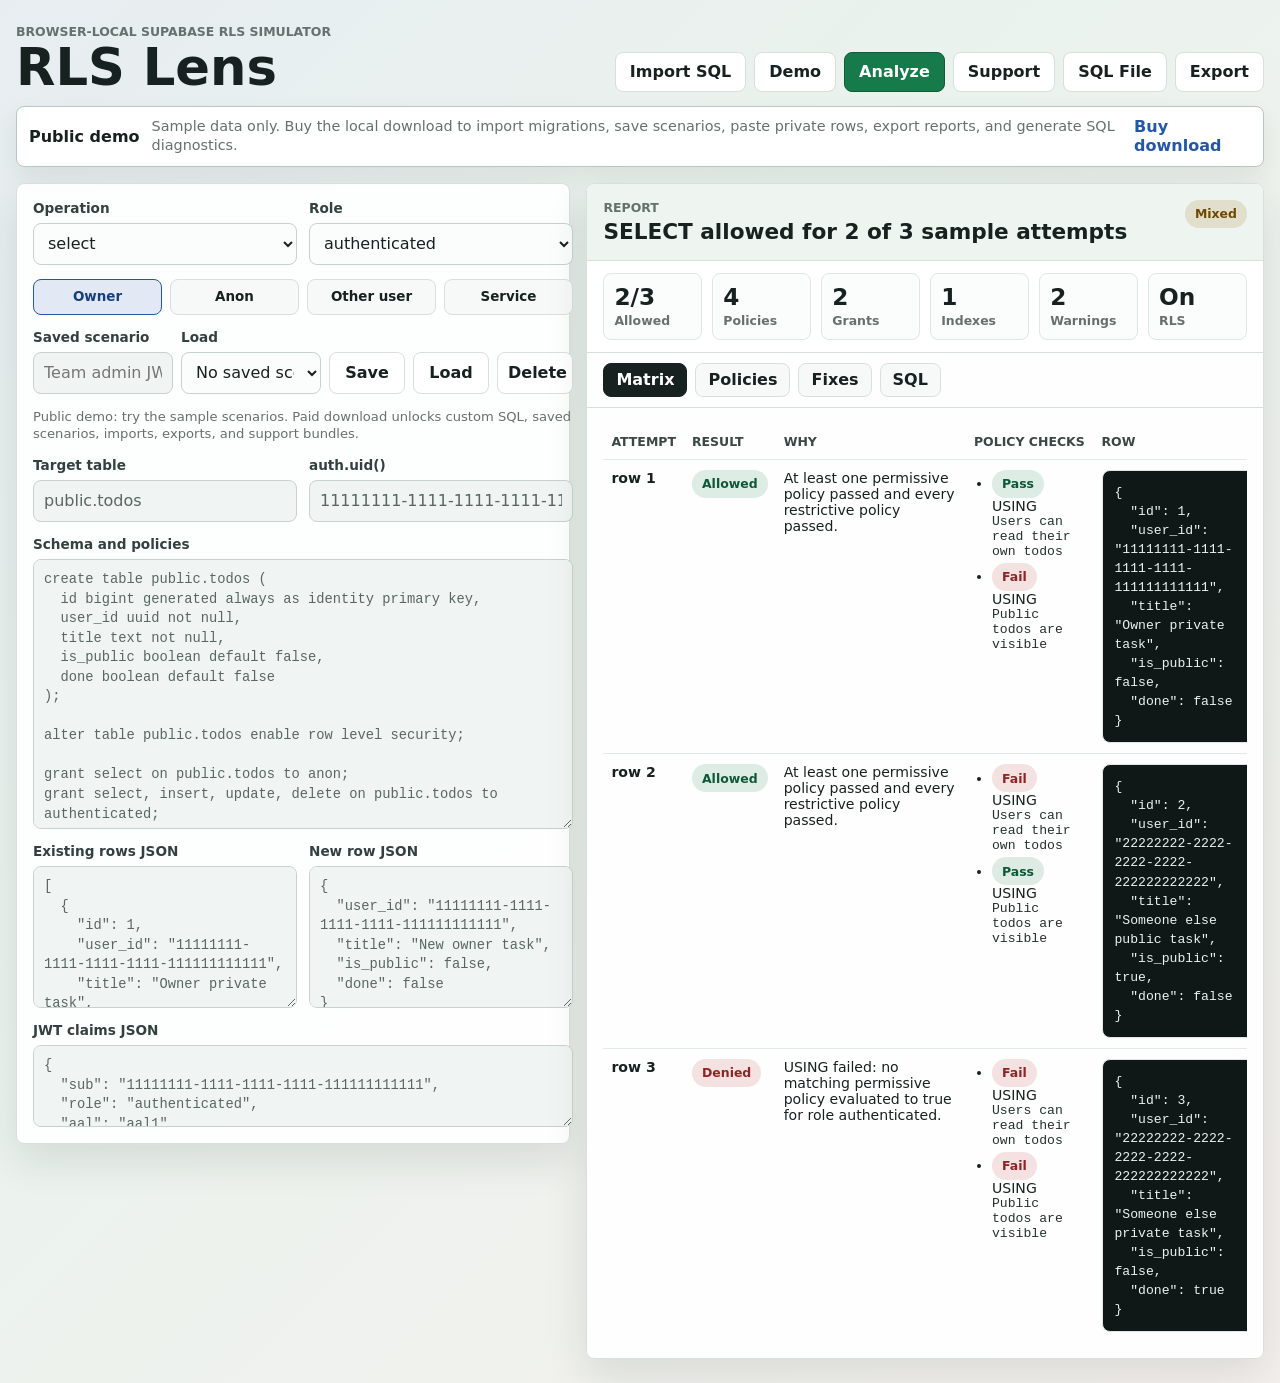
<file: index.html>
<!doctype html>
<html lang="en">
  <head>
    <meta charset="utf-8">
    <meta name="viewport" content="width=device-width, initial-scale=1">
    <title>RLS Lens</title>
    <link rel="stylesheet" href="./styles.css">
  </head>
  <body>
    <main class="app-shell">
      <header class="topbar">
        <div>
          <p class="eyebrow">Browser-local Supabase RLS simulator</p>
          <h1>RLS Lens</h1>
        </div>
        <div class="action-row">
          <button id="import-sql" class="button secondary" type="button">Import SQL</button>
          <input id="migration-files" type="file" accept=".sql,.txt" multiple hidden>
          <button id="load-demo" class="button secondary" type="button">Demo</button>
          <button id="analyze" class="button primary" type="button">Analyze</button>
          <button id="support-bundle" class="button secondary" type="button">Support</button>
          <button id="download-sql" class="button secondary" type="button">SQL File</button>
          <button id="export-report" class="button secondary" type="button">Export</button>
        </div>
      </header>

      <section class="workbench" aria-label="RLS debugger workbench">
        <form class="input-pane" id="rls-form">
          <div class="field-grid compact-grid">
            <label>
              <span>Operation</span>
              <select id="operation">
                <option value="select">select</option>
                <option value="insert">insert</option>
                <option value="update">update</option>
                <option value="delete">delete</option>
              </select>
            </label>
            <label>
              <span>Role</span>
              <select id="role">
                <option value="authenticated">authenticated</option>
                <option value="anon">anon</option>
                <option value="service_role">service_role</option>
              </select>
            </label>
          </div>

          <div class="preset-row" aria-label="Scenario presets">
            <button class="preset-button active" type="button" data-scenario="owner">Owner</button>
            <button class="preset-button" type="button" data-scenario="anon">Anon</button>
            <button class="preset-button" type="button" data-scenario="other-user">Other user</button>
            <button class="preset-button" type="button" data-scenario="service">Service</button>
          </div>

          <div class="saved-scenario-row" aria-label="Saved scenarios">
            <label class="scenario-name-field">
              <span>Saved scenario</span>
              <input id="scenario-name" autocomplete="off" spellcheck="false" placeholder="Team admin JWT">
            </label>
            <label>
              <span>Load</span>
              <select id="saved-scenarios">
                <option value="">No saved scenarios</option>
              </select>
            </label>
            <button id="save-scenario" class="button secondary" type="button">Save</button>
            <button id="load-scenario" class="button secondary" type="button">Load</button>
            <button id="delete-scenario" class="button secondary" type="button">Delete</button>
          </div>

          <div id="file-status" class="file-status" aria-live="polite"></div>

          <div class="field-grid compact-grid">
            <label>
              <span>Target table</span>
              <input id="target-table" autocomplete="off" spellcheck="false" placeholder="public.todos">
            </label>
            <label>
              <span>auth.uid()</span>
              <input id="uid" autocomplete="off" spellcheck="false" placeholder="00000000-0000-0000-0000-000000000000">
            </label>
          </div>

          <label>
            <span>Schema and policies</span>
            <textarea id="sql-input" spellcheck="false"></textarea>
          </label>

          <div class="field-grid">
            <label>
              <span>Existing rows JSON</span>
              <textarea id="rows-input" spellcheck="false"></textarea>
            </label>
            <label>
              <span>New row JSON</span>
              <textarea id="new-row-input" spellcheck="false"></textarea>
            </label>
          </div>

          <label>
            <span>JWT claims JSON</span>
            <textarea id="jwt-input" spellcheck="false"></textarea>
          </label>
        </form>

        <section class="report-pane" aria-live="polite">
          <div class="report-header">
            <div>
              <p class="eyebrow">Report</p>
              <h2 id="report-title">Run an analysis</h2>
            </div>
            <span id="report-badge" class="status-pill neutral">Ready</span>
          </div>

          <div class="metric-grid" id="metrics"></div>

          <div class="tabs" role="tablist" aria-label="Report sections">
            <button class="tab active" type="button" data-tab="matrix">Matrix</button>
            <button class="tab" type="button" data-tab="policies">Policies</button>
            <button class="tab" type="button" data-tab="fixes">Fixes</button>
            <button class="tab" type="button" data-tab="sql">SQL</button>
          </div>

          <div id="panel-matrix" class="panel active"></div>
          <div id="panel-policies" class="panel"></div>
          <div id="panel-fixes" class="panel"></div>
          <div id="panel-sql" class="panel"></div>
        </section>
      </section>
    </main>

    <script>window.RLS_LENS_CONFIG = {"mode":"public-demo","checkoutUrl":"./buy.html"};</script>
    <script src="./app.js?v=8529ad183b97"></script>
  </body>
</html>
</file>
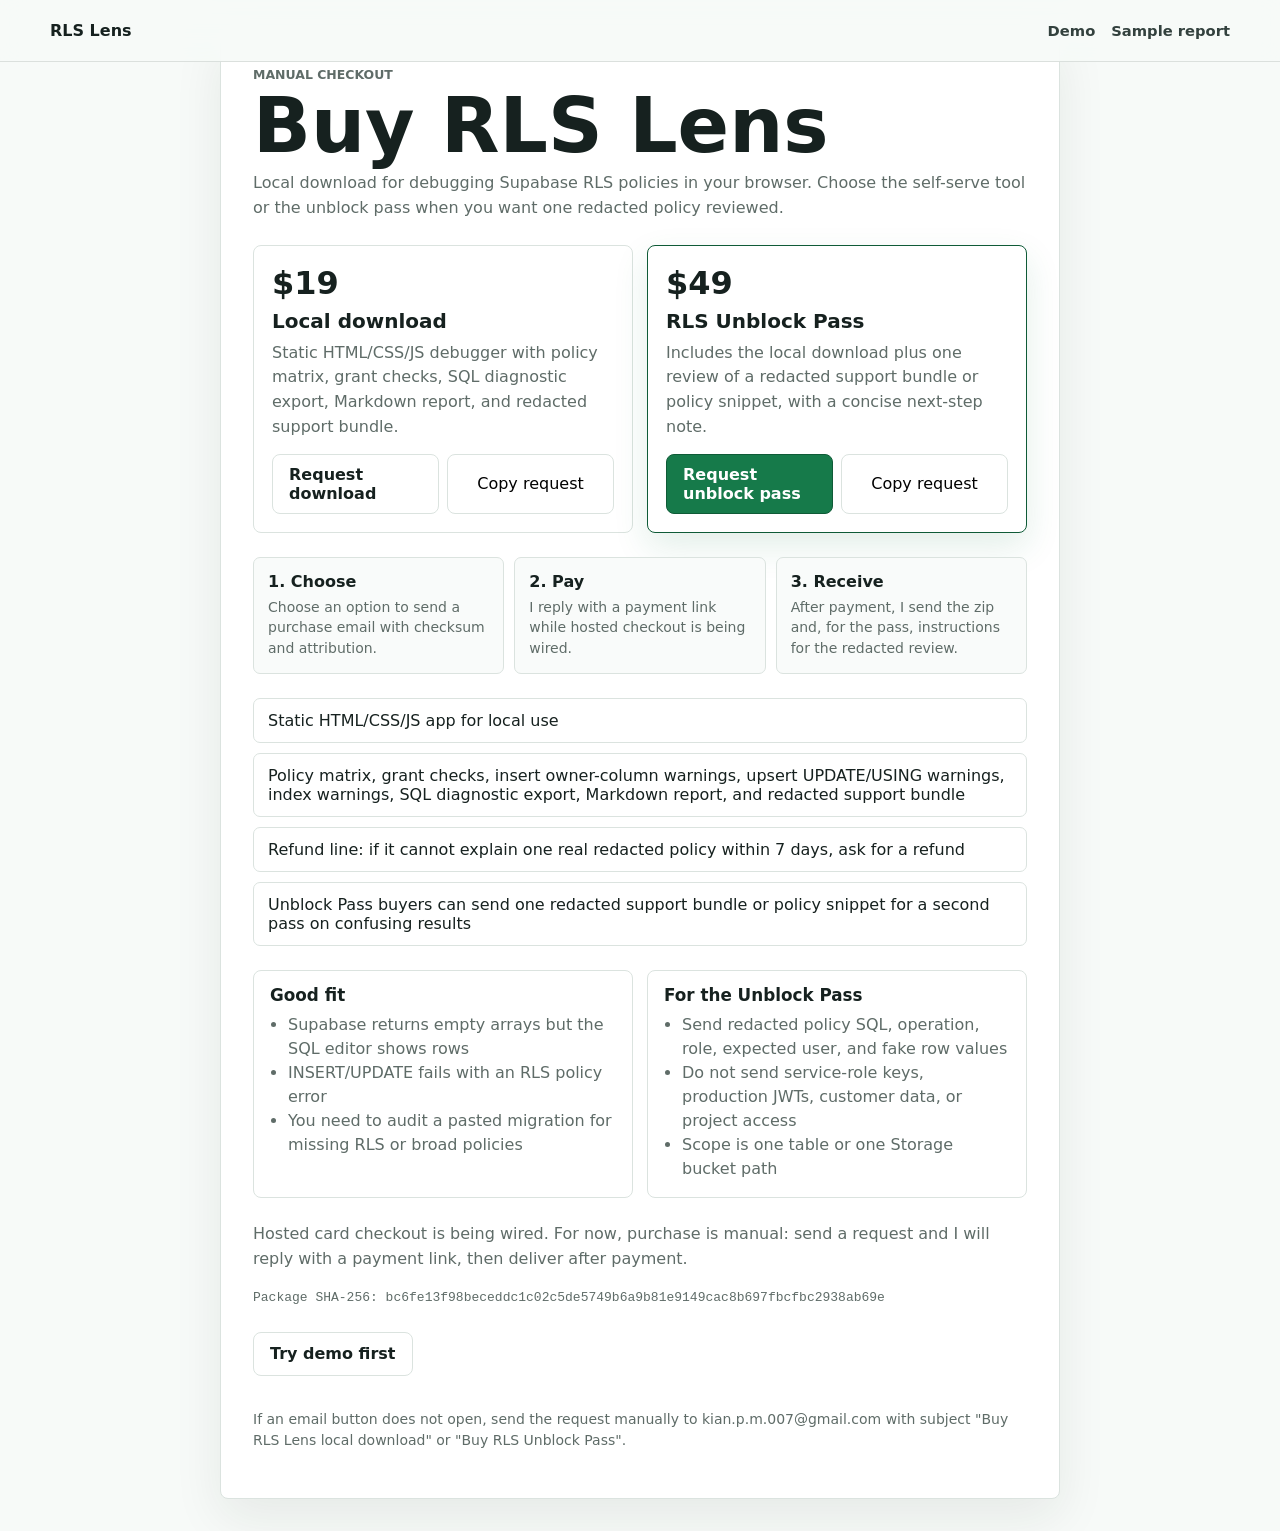
<file: buy.html>
<!doctype html>
<html lang="en">
  <head>
    <meta charset="utf-8">
    <meta name="viewport" content="width=device-width, initial-scale=1">
    <title>Buy RLS Lens</title>
    <meta name="description" content="Buy the local RLS Lens Supabase RLS debugger download.">
    <link rel="stylesheet" href="./landing.css">
    <style>
      main { min-height: calc(100vh - 65px); display: grid; place-items: center; padding: 32px 20px; }
      .buy-panel { width: min(840px, 100%); border: 1px solid var(--line); border-radius: 8px; padding: 32px; background: #fff; box-shadow: 0 18px 50px rgba(21, 38, 31, 0.08); }
      .buy-panel h1 { margin: 0 0 12px; font-size: clamp(40px, 8vw, 76px); letter-spacing: 0; }
      .buy-panel p { color: var(--muted); line-height: 1.55; }
      .price-row { display: flex; flex-wrap: wrap; gap: 12px; align-items: center; margin: 18px 0; }
      .price { font-size: 34px; font-weight: 900; color: var(--ink); }
      .pill { border: 1px solid var(--line); border-radius: 999px; padding: 7px 10px; color: var(--muted); font-weight: 800; }
      .offer-grid { display: grid; grid-template-columns: repeat(2, minmax(0, 1fr)); gap: 14px; margin: 24px 0; }
      .offer { border: 1px solid var(--line); border-radius: 8px; padding: 18px; background: #fff; }
      .offer.featured { border-color: #0f5b37; box-shadow: 0 14px 35px rgba(22, 122, 74, 0.12); }
      .offer h2 { margin: 0 0 8px; font-size: 1.25rem; line-height: 1.15; }
      .offer-price { display: block; margin: 0 0 8px; color: var(--ink); font-size: 32px; font-weight: 900; }
      .offer p { min-height: 70px; margin-bottom: 14px; }
      .offer-actions { display: flex; flex-wrap: wrap; gap: 8px; }
      .offer-actions .button { flex: 1 1 150px; }
      .copy-request { cursor: pointer; font: inherit; }
      .buy-list { display: grid; gap: 10px; margin: 24px 0; padding: 0; list-style: none; }
      .buy-list li { padding: 12px 14px; border: 1px solid var(--line); border-radius: 7px; background: var(--panel-soft); }
      .detail-grid { display: grid; grid-template-columns: repeat(2, minmax(0, 1fr)); gap: 14px; margin: 24px 0; }
      .detail-box { border: 1px solid var(--line); border-radius: 8px; padding: 16px; background: #fff; }
      .detail-box h2 { margin: 0 0 10px; font-size: 1.05rem; }
      .detail-box ul { margin: 0; padding-left: 18px; color: var(--muted); line-height: 1.5; }
      .steps { display: grid; grid-template-columns: repeat(3, minmax(0, 1fr)); gap: 10px; margin: 24px 0; }
      .step { border: 1px solid var(--line); border-radius: 7px; padding: 14px; background: #f9fbfa; }
      .step strong { display: block; margin-bottom: 6px; }
      .step span { color: var(--muted); font-size: 14px; line-height: 1.4; }
      .hash { overflow-wrap: anywhere; font-family: ui-monospace, SFMono-Regular, Menlo, monospace; font-size: 13px; }
      .cta-row { margin-top: 24px; }
      .small-note { font-size: 14px; }
      .copy-status { min-height: 20px; margin-bottom: 0; color: var(--green); font-weight: 800; }
      .copy-fallback { display: none; width: 100%; min-height: 170px; margin-top: 12px; border: 1px solid var(--line); border-radius: 8px; padding: 12px; color: var(--ink); font: 13px/1.45 ui-monospace, SFMono-Regular, Menlo, monospace; resize: vertical; }
      .copy-fallback.is-visible { display: block; }
      @media (max-width: 760px) { .steps, .offer-grid, .detail-grid { grid-template-columns: 1fr; } .offer p { min-height: 0; } }
    </style>
  </head>
  <body>
    <header class="site-nav" aria-label="Main navigation">
      <a class="brand" href="./landing.html">RLS Lens</a>
      <nav>
        <a href="./index.html">Demo</a>
        <a href="./sample-report.md">Sample report</a>
      </nav>
    </header>

    <main>
      <section class="buy-panel" aria-label="Buy RLS Lens">
        <p class="eyebrow">Manual checkout</p>
        <h1>Buy RLS Lens</h1>
        <p>Local download for debugging Supabase RLS policies in your browser. Choose the self-serve tool or the unblock pass when you want one redacted policy reviewed.</p>
        <div class="offer-grid" aria-label="Purchase options">
          <article class="offer">
            <span class="offer-price">$19</span>
            <h2>Local download</h2>
            <p>Static HTML/CSS/JS debugger with policy matrix, grant checks, SQL diagnostic export, Markdown report, and redacted support bundle.</p>
            <div class="offer-actions">
              <a id="download-link" class="button secondary" href="mailto:kian.p.m.007@gmail.com?subject=Buy%20RLS%20Lens%20local%20download&amp;body=I%20want%20to%20buy%20RLS%20Lens%20for%20%2419.%0A%0APackage%20SHA-256%3A%20bc6fe13f98beceddc1c02c5de5749b6a9b81e9149cac8b697fbcfbc2938ab69e%0ADemo%20URL%3A%20https%3A%2F%2Fcowboycodr.github.io%2Frls-lens-demo%2F%0A%0APlease%20send%20a%20payment%20link%20and%20the%20download%20after%20payment." data-payment-url="">Request download</a>
              <button id="download-copy" class="button secondary copy-request" type="button">Copy request</button>
            </div>
          </article>
          <article class="offer featured">
            <span class="offer-price">$49</span>
            <h2>RLS Unblock Pass</h2>
            <p>Includes the local download plus one review of a redacted support bundle or policy snippet, with a concise next-step note.</p>
            <div class="offer-actions">
              <a id="unblock-link" class="button primary" href="mailto:kian.p.m.007@gmail.com?subject=Buy%20RLS%20Unblock%20Pass&amp;body=I%20want%20to%20buy%20the%20RLS%20Unblock%20Pass%20for%20%2449.%0A%0APackage%20SHA-256%3A%20bc6fe13f98beceddc1c02c5de5749b6a9b81e9149cac8b697fbcfbc2938ab69e%0ADemo%20URL%3A%20https%3A%2F%2Fcowboycodr.github.io%2Frls-lens-demo%2F%0A%0APlease%20send%20a%20payment%20link.%20After%20payment%2C%20send%20the%20local%20download%20and%20instructions%20for%20one%20redacted%20policy%20review." data-payment-url="">Request unblock pass</a>
              <button id="unblock-copy" class="button secondary copy-request" type="button">Copy request</button>
            </div>
          </article>
        </div>
        <div class="steps" aria-label="Purchase steps">
          <div class="step"><strong>1. Choose</strong><span>Choose an option to send a purchase email with checksum and attribution.</span></div>
          <div class="step"><strong>2. Pay</strong><span>I reply with a payment link while hosted checkout is being wired.</span></div>
          <div class="step"><strong>3. Receive</strong><span>After payment, I send the zip and, for the pass, instructions for the redacted review.</span></div>
        </div>
        <ul class="buy-list">
          <li>Static HTML/CSS/JS app for local use</li>
          <li>Policy matrix, grant checks, insert owner-column warnings, upsert UPDATE/USING warnings, index warnings, SQL diagnostic export, Markdown report, and redacted support bundle</li>
          <li>Refund line: if it cannot explain one real redacted policy within 7 days, ask for a refund</li>
          <li>Unblock Pass buyers can send one redacted support bundle or policy snippet for a second pass on confusing results</li>
        </ul>
        <div class="detail-grid" aria-label="Purchase details">
          <section class="detail-box">
            <h2>Good fit</h2>
            <ul>
              <li>Supabase returns empty arrays but the SQL editor shows rows</li>
              <li>INSERT/UPDATE fails with an RLS policy error</li>
              <li>You need to audit a pasted migration for missing RLS or broad policies</li>
            </ul>
          </section>
          <section class="detail-box">
            <h2>For the Unblock Pass</h2>
            <ul>
              <li>Send redacted policy SQL, operation, role, expected user, and fake row values</li>
              <li>Do not send service-role keys, production JWTs, customer data, or project access</li>
              <li>Scope is one table or one Storage bucket path</li>
            </ul>
          </section>
        </div>
        <p>Hosted card checkout is being wired. For now, purchase is manual: send a request and I will reply with a payment link, then deliver after payment.</p>
        <p class="hash">Package SHA-256: bc6fe13f98beceddc1c02c5de5749b6a9b81e9149cac8b697fbcfbc2938ab69e</p>
        <div class="cta-row">
          <a class="button secondary" href="./index.html">Try demo first</a>
        </div>
        <p id="copy-status" class="small-note copy-status" aria-live="polite"></p>
        <textarea id="copy-fallback" class="copy-fallback" readonly aria-label="Purchase request text"></textarea>
        <p class="small-note">If an email button does not open, send the request manually to kian.p.m.007@gmail.com with subject "Buy RLS Lens local download" or "Buy RLS Unblock Pass".</p>
      </section>
    </main>
    <script>
      (() => {
        const params = new URLSearchParams(window.location.search);
        const sourceLines = [];
        for (const key of ["utm_source", "utm_medium", "utm_campaign", "utm_content"]) {
          if (params.has(key)) sourceLines.push(`${key}: ${params.get(key)}`);
        }
        const attribution = [
          "",
          "Purchase page: " + window.location.href,
          ...sourceLines,
        ].join("\n");
        async function copyText(value) {
          if (navigator.clipboard && window.isSecureContext) {
            await navigator.clipboard.writeText(value);
            return;
          }
          const textarea = document.createElement("textarea");
          textarea.value = value;
          textarea.setAttribute("readonly", "");
          textarea.style.position = "fixed";
          textarea.style.left = "-9999px";
          document.body.appendChild(textarea);
          textarea.select();
          const copied = document.execCommand("copy");
          textarea.remove();
          if (!copied) throw new Error("copy failed");
        }
        const copyStatus = document.getElementById("copy-status");
        const copyFallback = document.getElementById("copy-fallback");
        const purchases = [
          ["download-link", "download-copy", "Buy RLS Lens local download", "I want to buy RLS Lens for $19.\n\nPackage SHA-256: bc6fe13f98beceddc1c02c5de5749b6a9b81e9149cac8b697fbcfbc2938ab69e\nDemo URL: https://cowboycodr.github.io/rls-lens-demo/\n\nPlease send a payment link and the download after payment.", ""],
          ["unblock-link", "unblock-copy", "Buy RLS Unblock Pass", "I want to buy the RLS Unblock Pass for $49.\n\nPackage SHA-256: bc6fe13f98beceddc1c02c5de5749b6a9b81e9149cac8b697fbcfbc2938ab69e\nDemo URL: https://cowboycodr.github.io/rls-lens-demo/\n\nPlease send a payment link. After payment, send the local download and instructions for one redacted policy review.", ""],
        ];
        for (const [id, copyId, subject, baseBody, paymentUrl] of purchases) {
          const link = document.getElementById(id);
          const requestText = baseBody + attribution;
          if (!link) continue;
          if (paymentUrl) {
            const url = new URL(paymentUrl);
            for (const key of ["utm_source", "utm_medium", "utm_campaign", "utm_content"]) {
              if (params.has(key)) url.searchParams.set(key, params.get(key));
            }
            url.searchParams.set("rls_lens_checkout", id.replace("-link", ""));
            link.href = url.toString();
          } else {
            link.href = "mailto:kian.p.m.007@gmail.com?subject=" + encodeURIComponent(subject) + "&body=" + encodeURIComponent(requestText);
          }
          const copyButton = document.getElementById(copyId);
          if (copyButton) {
            copyButton.addEventListener("click", async () => {
              const original = copyButton.textContent;
              try {
                const fullRequest = "To: kian.p.m.007@gmail.com\nSubject: " + subject + "\n\n" + requestText;
                await copyText(fullRequest);
                copyButton.textContent = "Copied";
                if (copyStatus) copyStatus.textContent = "Purchase request copied.";
                if (copyFallback) {
                  copyFallback.value = "";
                  copyFallback.classList.remove("is-visible");
                }
                window.setTimeout(() => {
                  copyButton.textContent = original;
                }, 1800);
              } catch {
                const fullRequest = "To: kian.p.m.007@gmail.com\nSubject: " + subject + "\n\n" + requestText;
                if (copyFallback) {
                  copyFallback.value = fullRequest;
                  copyFallback.classList.add("is-visible");
                  copyFallback.focus();
                  copyFallback.select();
                }
                if (copyStatus) copyStatus.textContent = "Copy failed. Select the request text below and send it to kian.p.m.007@gmail.com.";
              }
            });
          }
        }
      })();
    </script>
  </body>
</html>
</file>
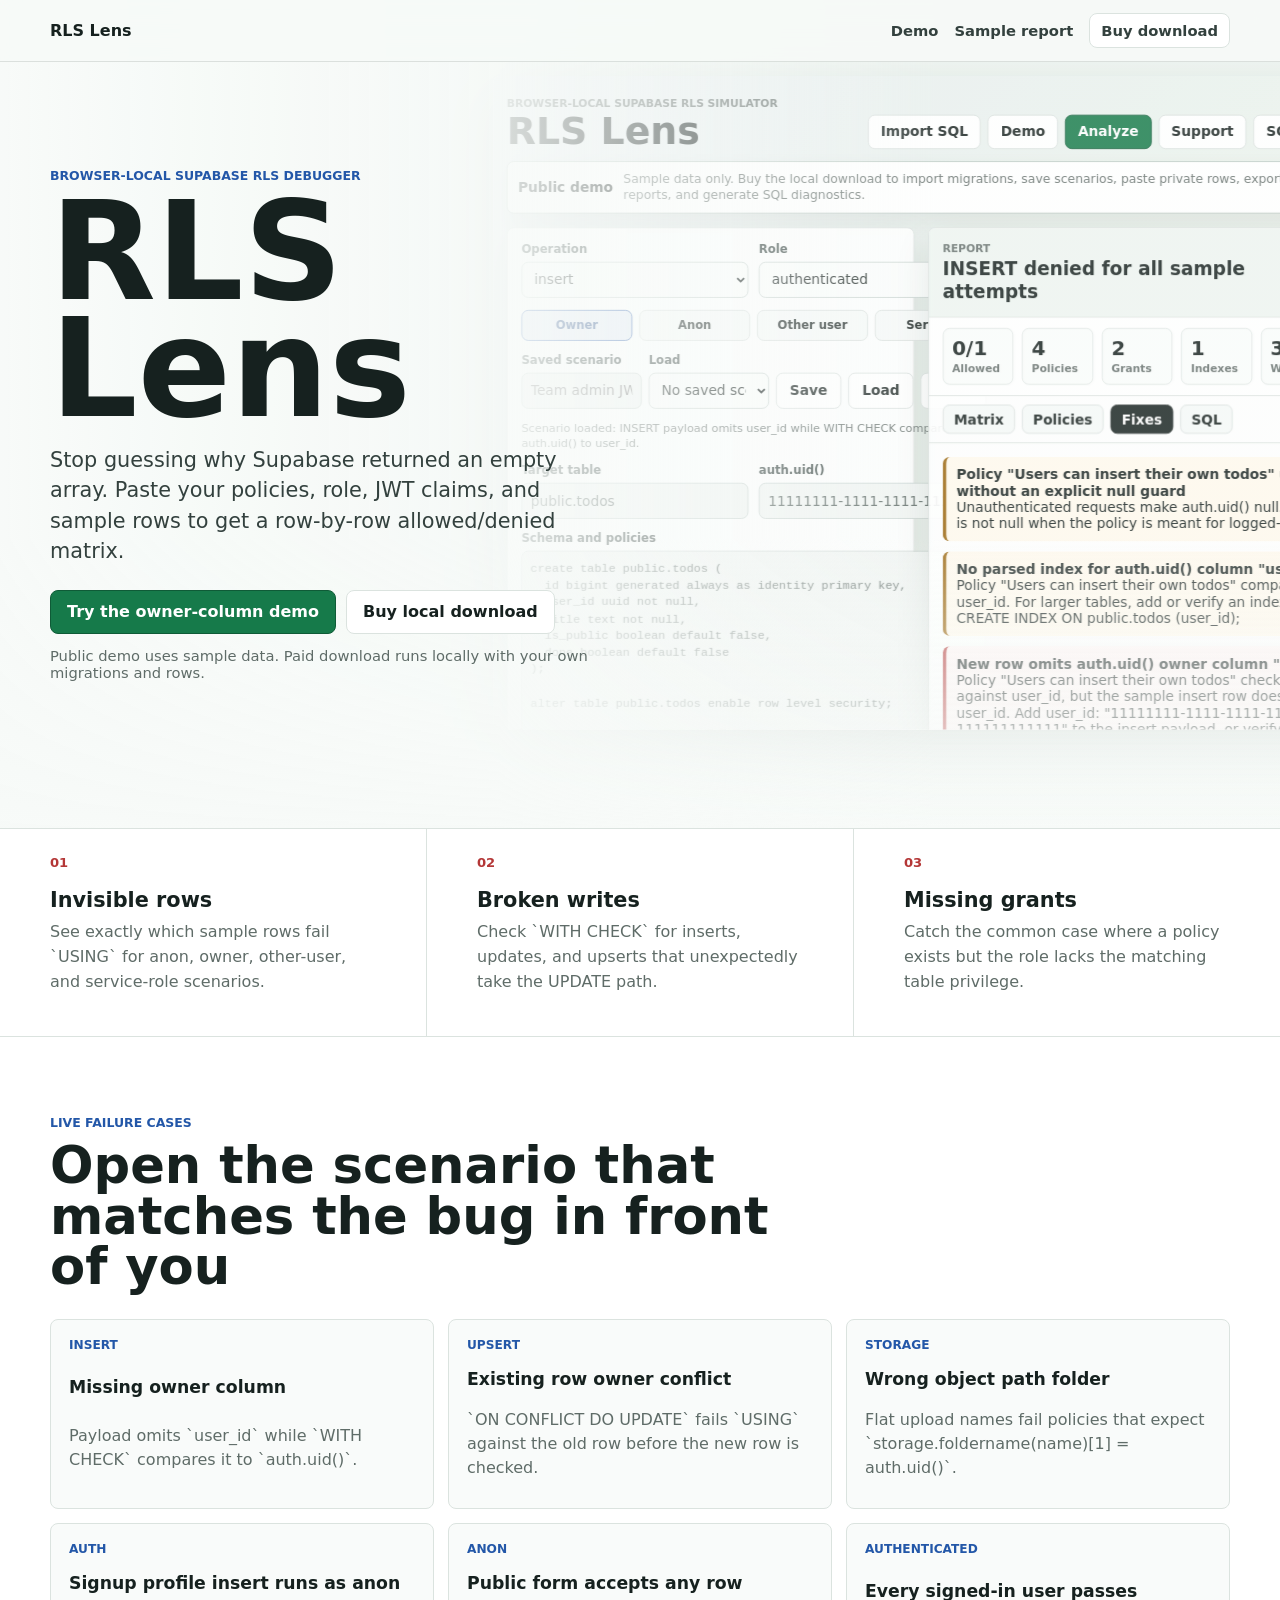
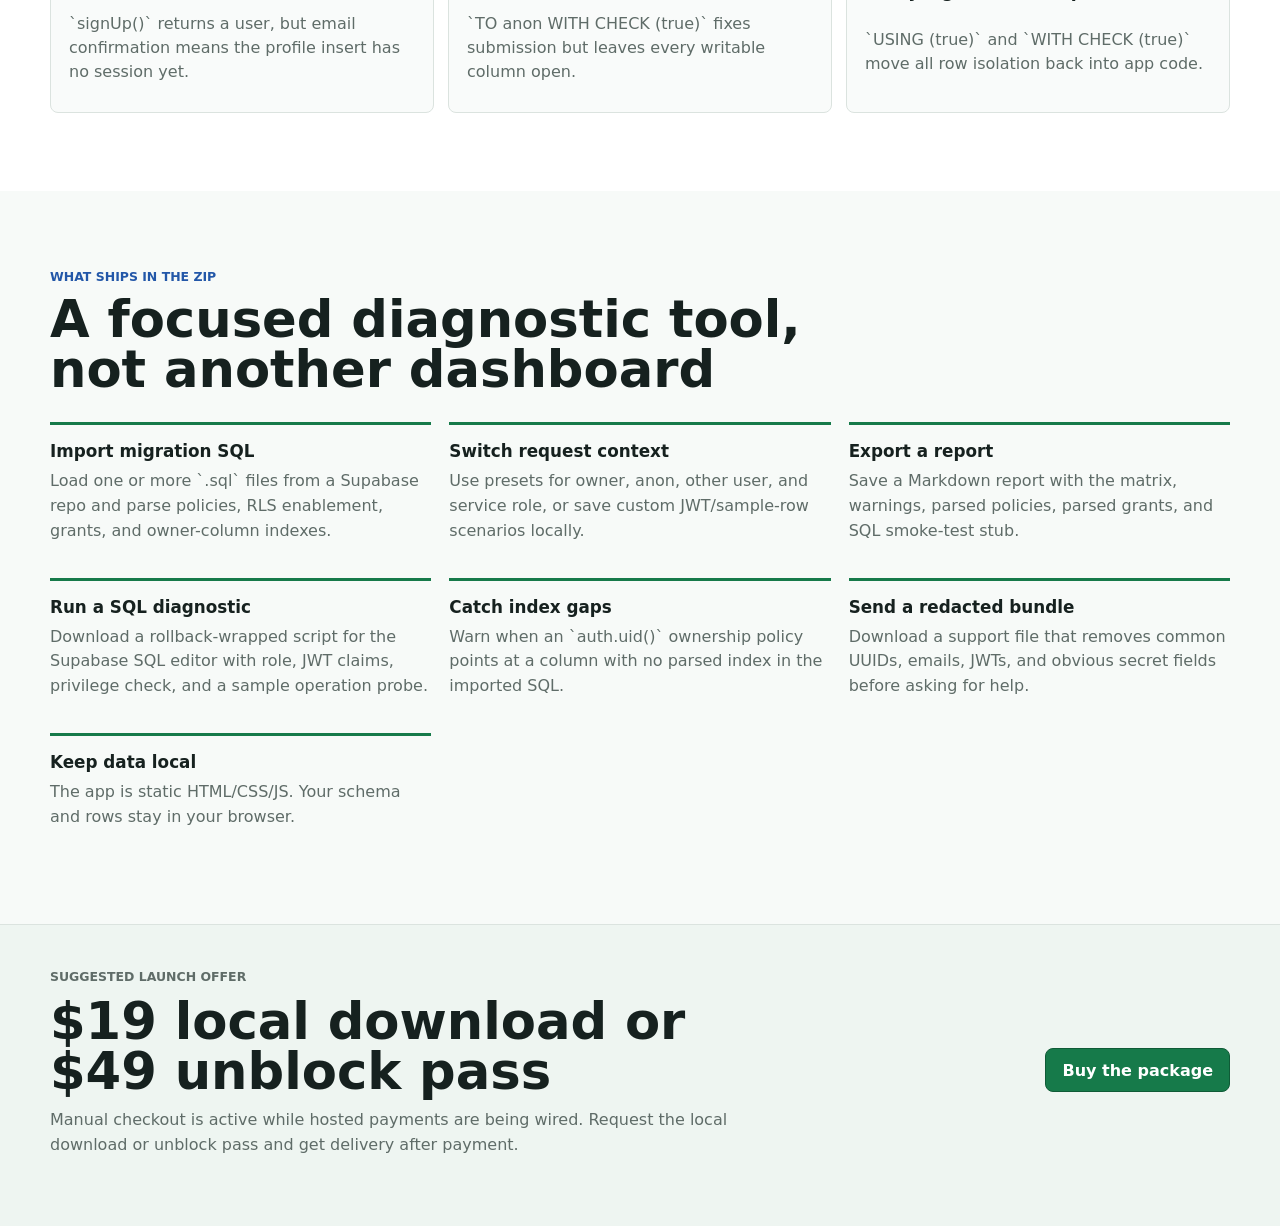
<file: landing.html>
<!doctype html>
<html lang="en">
  <head>
    <meta charset="utf-8">
    <meta name="viewport" content="width=device-width, initial-scale=1">
    <title>RLS Lens - Supabase RLS Debugger</title>
    <meta
      name="description"
      content="Paste Supabase RLS policies and sample rows. See which rows are invisible, which policy blocked them, and what SQL test to run next."
    >
    <link rel="stylesheet" href="./landing.css">
  
    <link rel="canonical" href="https://cowboycodr.github.io/rls-lens-demo/landing.html">
    <meta property="og:title" content="RLS Lens - Supabase RLS Debugger">
    <meta property="og:description" content="Browser-local Supabase RLS debugger. Paste policies and sample rows to see allowed rows, blocked policies, grants, index warnings, and SQL diagnostics.">
    <meta property="og:type" content="website">
    <meta property="og:url" content="https://cowboycodr.github.io/rls-lens-demo/landing.html">
    <meta property="og:image" content="https://cowboycodr.github.io/rls-lens-demo/assets/app-matrix.png">
    <meta name="twitter:card" content="summary_large_image">
    <meta name="twitter:title" content="RLS Lens - Supabase RLS Debugger">
    <meta name="twitter:description" content="Browser-local Supabase RLS debugger. Paste policies and sample rows to see allowed rows, blocked policies, grants, index warnings, and SQL diagnostics.">
    <meta name="twitter:image" content="https://cowboycodr.github.io/rls-lens-demo/assets/app-matrix.png">
  </head>
  <body>
    <header class="site-nav" aria-label="Main navigation">
      <a class="brand" href="./landing.html">RLS Lens</a>
      <nav>
        <a href="./index.html">Demo</a>
        <a href="./sample-report.md">Sample report</a>
        <a class="buy-link" href="./buy.html">Buy download</a>
      </nav>
    </header>

    <main>
      <section class="hero" aria-label="RLS Lens product preview">
        <iframe class="hero-preview" src="./index.html?scenario=missing-owner-insert" title="RLS Lens live preview" tabindex="-1"></iframe>
        <div class="hero-copy">
          <p class="eyebrow">Browser-local Supabase RLS debugger</p>
          <h1>RLS Lens</h1>
          <p class="lede">
            Stop guessing why Supabase returned an empty array. Paste your policies, role, JWT claims, and sample rows to get a row-by-row allowed/denied matrix.
          </p>
          <div class="cta-row">
            <a class="button primary" href="./index.html?scenario=missing-owner-insert">Try the owner-column demo</a>
            <a class="button secondary" href="./buy.html">Buy local download</a>
          </div>
          <p class="privacy-note">Public demo uses sample data. Paid download runs locally with your own migrations and rows.</p>
        </div>
      </section>

      <section class="proof-band" aria-label="What RLS Lens catches">
        <div class="proof-item">
          <span>01</span>
          <strong>Invisible rows</strong>
          <p>See exactly which sample rows fail `USING` for anon, owner, other-user, and service-role scenarios.</p>
        </div>
        <div class="proof-item">
          <span>02</span>
          <strong>Broken writes</strong>
          <p>Check `WITH CHECK` for inserts, updates, and upserts that unexpectedly take the UPDATE path.</p>
        </div>
        <div class="proof-item">
          <span>03</span>
          <strong>Missing grants</strong>
          <p>Catch the common case where a policy exists but the role lacks the matching table privilege.</p>
        </div>
      </section>

      <section class="scenario-section" aria-label="Live RLS failure demos">
        <div class="section-heading">
          <p class="eyebrow">Live failure cases</p>
          <h2>Open the scenario that matches the bug in front of you</h2>
        </div>
        <div class="scenario-grid">
          <a class="scenario-card" href="./index.html?scenario=missing-owner-insert">
            <span>INSERT</span>
            <strong>Missing owner column</strong>
            <p>Payload omits `user_id` while `WITH CHECK` compares it to `auth.uid()`.</p>
          </a>
          <a class="scenario-card" href="./index.html?scenario=upsert-conflict-existing-owner">
            <span>UPSERT</span>
            <strong>Existing row owner conflict</strong>
            <p>`ON CONFLICT DO UPDATE` fails `USING` against the old row before the new row is checked.</p>
          </a>
          <a class="scenario-card" href="./index.html?scenario=storage-avatar-folder-mismatch">
            <span>Storage</span>
            <strong>Wrong object path folder</strong>
            <p>Flat upload names fail policies that expect `storage.foldername(name)[1] = auth.uid()`.</p>
          </a>
          <a class="scenario-card" href="./index.html?scenario=signup-profile-anon-insert">
            <span>Auth</span>
            <strong>Signup profile insert runs as anon</strong>
            <p>`signUp()` returns a user, but email confirmation means the profile insert has no session yet.</p>
          </a>
          <a class="scenario-card" href="./index.html?scenario=anonymous-feedback-broad-insert">
            <span>Anon</span>
            <strong>Public form accepts any row</strong>
            <p>`TO anon WITH CHECK (true)` fixes submission but leaves every writable column open.</p>
          </a>
          <a class="scenario-card" href="./index.html?scenario=authenticated-orders-broad-access">
            <span>Authenticated</span>
            <strong>Every signed-in user passes</strong>
            <p>`USING (true)` and `WITH CHECK (true)` move all row isolation back into app code.</p>
          </a>
        </div>
      </section>

      <section class="content-section" aria-label="Product details">
        <div class="section-heading">
          <p class="eyebrow">What ships in the zip</p>
          <h2>A focused diagnostic tool, not another dashboard</h2>
        </div>
        <div class="feature-grid">
          <div class="feature">
            <h3>Import migration SQL</h3>
            <p>Load one or more `.sql` files from a Supabase repo and parse policies, RLS enablement, grants, and owner-column indexes.</p>
          </div>
          <div class="feature">
            <h3>Switch request context</h3>
            <p>Use presets for owner, anon, other user, and service role, or save custom JWT/sample-row scenarios locally.</p>
          </div>
          <div class="feature">
            <h3>Export a report</h3>
            <p>Save a Markdown report with the matrix, warnings, parsed policies, parsed grants, and SQL smoke-test stub.</p>
          </div>
          <div class="feature">
            <h3>Run a SQL diagnostic</h3>
            <p>Download a rollback-wrapped script for the Supabase SQL editor with role, JWT claims, privilege check, and a sample operation probe.</p>
          </div>
          <div class="feature">
            <h3>Catch index gaps</h3>
            <p>Warn when an `auth.uid()` ownership policy points at a column with no parsed index in the imported SQL.</p>
          </div>
          <div class="feature">
            <h3>Send a redacted bundle</h3>
            <p>Download a support file that removes common UUIDs, emails, JWTs, and obvious secret fields before asking for help.</p>
          </div>
          <div class="feature">
            <h3>Keep data local</h3>
            <p>The app is static HTML/CSS/JS. Your schema and rows stay in your browser.</p>
          </div>
        </div>
      </section>

      <section class="checkout-section" aria-label="Checkout copy">
        <div>
          <p class="eyebrow">Suggested launch offer</p>
          <h2>$19 local download or $49 unblock pass</h2>
          <p>
            Manual checkout is active while hosted payments are being wired. Request the local download or unblock pass and get delivery after payment.
          </p>
        </div>
        <a class="button primary" href="./buy.html">Buy the package</a>
      </section>
    </main>
    <script>
      (() => {
        const incoming = new URLSearchParams(window.location.search);
        const trackedKeys = ["utm_source", "utm_medium", "utm_campaign", "utm_content"];
        const tracked = trackedKeys.filter((key) => incoming.has(key));
        if (!tracked.length) return;

        document.querySelectorAll('a[href^="./index.html"], a[href^="./buy.html"], a[href^="./buy.html"]').forEach((link) => {
          const url = new URL(link.getAttribute("href"), window.location.href);
          for (const key of tracked) url.searchParams.set(key, incoming.get(key));
          link.href = `${url.pathname.split("/").pop()}${url.search}`;
        });

        const preview = document.querySelector(".hero-preview");
        if (preview) {
          const url = new URL(preview.getAttribute("src"), window.location.href);
          for (const key of tracked) url.searchParams.set(key, incoming.get(key));
          preview.src = `${url.pathname.split("/").pop()}${url.search}`;
        }
      })();
    </script>
  </body>
</html>
</file>
<file: styles.css>
:root {
  color-scheme: light;
  --ink: #17211f;
  --muted: #66706d;
  --line: #d8dfdc;
  --paper: #f8faf7;
  --panel: #ffffff;
  --panel-strong: #eef5f1;
  --green: #167a4a;
  --red: #b43737;
  --amber: #9a650c;
  --blue: #2357a8;
  --violet: #6b4cb3;
  --shadow: 0 16px 42px rgba(22, 33, 31, 0.11);
}

* {
  box-sizing: border-box;
}

html {
  min-height: 100%;
  background:
    linear-gradient(135deg, rgba(35, 87, 168, 0.08), rgba(22, 122, 74, 0.06) 40%, rgba(180, 55, 55, 0.05)),
    var(--paper);
}

body {
  min-height: 100%;
  margin: 0;
  color: var(--ink);
  font-family: Inter, ui-sans-serif, system-ui, -apple-system, BlinkMacSystemFont, "Segoe UI", sans-serif;
}

button,
input,
select,
textarea {
  font: inherit;
}

.app-shell {
  width: min(1480px, calc(100vw - 32px));
  margin: 0 auto;
  padding: 24px 0;
}

.topbar {
  display: flex;
  align-items: end;
  justify-content: space-between;
  gap: 18px;
  margin-bottom: 18px;
}

.demo-banner {
  display: flex;
  align-items: center;
  justify-content: space-between;
  gap: 12px;
  border: 1px solid #b8c8c1;
  border-radius: 8px;
  margin: -4px 0 16px;
  padding: 10px 12px;
  background: #ffffff;
  box-shadow: 0 10px 24px rgba(22, 33, 31, 0.08);
}

.demo-banner strong {
  white-space: nowrap;
}

.demo-banner span {
  color: var(--muted);
  font-size: 0.9rem;
  line-height: 1.35;
}

.demo-banner a,
.file-status a {
  color: var(--blue);
  font-weight: 850;
  text-decoration: none;
}

.eyebrow {
  margin: 0 0 4px;
  color: var(--muted);
  font-size: 0.78rem;
  font-weight: 700;
  letter-spacing: 0;
  text-transform: uppercase;
}

h1,
h2,
h3,
p {
  margin-top: 0;
}

h1 {
  margin-bottom: 0;
  font-size: clamp(2rem, 4vw, 4.8rem);
  line-height: 0.95;
  letter-spacing: 0;
}

h2 {
  margin-bottom: 0;
  font-size: 1.35rem;
  line-height: 1.2;
}

h3 {
  margin-bottom: 8px;
  font-size: 1rem;
}

.action-row {
  display: flex;
  flex-wrap: wrap;
  gap: 8px;
  justify-content: flex-end;
}

.button,
.tab {
  min-height: 40px;
  border: 1px solid var(--line);
  border-radius: 8px;
  padding: 9px 14px;
  background: var(--panel);
  color: var(--ink);
  cursor: pointer;
  font-weight: 700;
}

.button:hover,
.tab:hover,
.preset-button:hover {
  border-color: #9eb2aa;
}

.button.primary {
  border-color: #0f5b37;
  background: var(--green);
  color: #ffffff;
}

.button.secondary {
  background: #ffffff;
}

.workbench {
  display: grid;
  grid-template-columns: minmax(380px, 0.9fr) minmax(480px, 1.1fr);
  gap: 16px;
  align-items: start;
}

.input-pane,
.report-pane {
  border: 1px solid var(--line);
  border-radius: 8px;
  background: rgba(255, 255, 255, 0.92);
  box-shadow: var(--shadow);
}

.input-pane {
  display: grid;
  gap: 14px;
  padding: 16px;
}

label {
  display: grid;
  gap: 7px;
  min-width: 0;
}

label span {
  color: #33413e;
  font-size: 0.85rem;
  font-weight: 750;
}

.field-grid {
  display: grid;
  grid-template-columns: repeat(2, minmax(0, 1fr));
  gap: 12px;
}

.compact-grid {
  grid-template-columns: repeat(2, minmax(0, 1fr));
}

.preset-row {
  display: grid;
  grid-template-columns: repeat(4, minmax(0, 1fr));
  gap: 8px;
}

.saved-scenario-row {
  display: grid;
  grid-template-columns: minmax(140px, 1.2fr) minmax(140px, 1fr) repeat(3, minmax(76px, 0.45fr));
  gap: 8px;
  align-items: end;
}

.saved-scenario-row .button {
  min-height: 42px;
  padding: 8px 10px;
}

.preset-button {
  min-height: 36px;
  border: 1px solid var(--line);
  border-radius: 8px;
  padding: 7px 8px;
  background: #f6f9f8;
  color: var(--ink);
  cursor: pointer;
  font-size: 0.84rem;
  font-weight: 800;
}

.preset-button.active {
  border-color: var(--blue);
  background: rgba(35, 87, 168, 0.12);
  color: #173f7e;
}

.file-status {
  min-height: 20px;
  color: var(--muted);
  font-size: 0.82rem;
  line-height: 1.35;
}

input,
select,
textarea {
  width: 100%;
  border: 1px solid #c7d2ce;
  border-radius: 8px;
  background: #fbfdfc;
  color: var(--ink);
  outline: none;
}

input,
select {
  min-height: 42px;
  padding: 9px 10px;
}

textarea {
  min-height: 142px;
  resize: vertical;
  padding: 10px;
  line-height: 1.42;
  font-family: "SFMono-Regular", Consolas, "Liberation Mono", monospace;
  font-size: 0.86rem;
}

#sql-input {
  min-height: 270px;
}

#jwt-input {
  min-height: 82px;
}

input:focus,
select:focus,
textarea:focus {
  border-color: var(--blue);
  box-shadow: 0 0 0 3px rgba(35, 87, 168, 0.12);
}

.public-demo-mode input[readonly],
.public-demo-mode textarea[readonly] {
  background: #f0f4f2;
  color: #596662;
  cursor: not-allowed;
}

.report-pane {
  min-height: calc(100vh - 126px);
  overflow: hidden;
}

.report-header {
  display: flex;
  align-items: start;
  justify-content: space-between;
  gap: 12px;
  border-bottom: 1px solid var(--line);
  padding: 16px;
  background: var(--panel-strong);
}

.status-pill {
  display: inline-flex;
  align-items: center;
  min-height: 28px;
  border-radius: 999px;
  padding: 4px 10px;
  font-size: 0.78rem;
  font-weight: 800;
  white-space: nowrap;
}

.status-pill.allowed {
  background: rgba(22, 122, 74, 0.14);
  color: #0e5935;
}

.status-pill.denied {
  background: rgba(180, 55, 55, 0.14);
  color: #8d2525;
}

.status-pill.unknown {
  background: rgba(154, 101, 12, 0.16);
  color: #704804;
}

.status-pill.neutral {
  background: rgba(35, 87, 168, 0.12);
  color: #1a478b;
}

.metric-grid {
  display: grid;
  grid-template-columns: repeat(6, minmax(0, 1fr));
  gap: 10px;
  border-bottom: 1px solid var(--line);
  padding: 12px 16px;
  background: #ffffff;
}

.metric {
  border: 1px solid #dfe6e3;
  border-radius: 8px;
  padding: 10px;
  background: #fbfdfc;
}

.metric .value {
  display: block;
  font-size: 1.45rem;
  font-weight: 850;
  line-height: 1.1;
}

.metric .label {
  color: var(--muted);
  font-size: 0.78rem;
  font-weight: 700;
}

.tabs {
  display: flex;
  gap: 8px;
  border-bottom: 1px solid var(--line);
  padding: 10px 16px;
  overflow-x: auto;
}

.tab {
  min-height: 34px;
  padding: 6px 12px;
  background: #f6f9f8;
}

.tab.active {
  border-color: var(--ink);
  background: var(--ink);
  color: #ffffff;
}

.panel {
  display: none;
  padding: 16px;
}

.panel.active {
  display: block;
}

.empty-state {
  border: 1px dashed #aebdb7;
  border-radius: 8px;
  padding: 18px;
  background: #fbfdfc;
  color: var(--muted);
}

.table-wrap {
  overflow-x: auto;
}

table {
  width: 100%;
  min-width: 660px;
  border-collapse: collapse;
  font-size: 0.88rem;
}

th,
td {
  border-bottom: 1px solid #e3e9e6;
  padding: 10px 8px;
  text-align: left;
  vertical-align: top;
}

th {
  color: #3a4744;
  font-size: 0.78rem;
  text-transform: uppercase;
  letter-spacing: 0;
}

tr:last-child td {
  border-bottom: 0;
}

.code,
code,
pre {
  font-family: "SFMono-Regular", Consolas, "Liberation Mono", monospace;
}

.code {
  display: inline-block;
  max-width: 100%;
  overflow-wrap: anywhere;
  color: #24312e;
  font-size: 0.82rem;
}

pre {
  overflow: auto;
  border: 1px solid #dfe6e3;
  border-radius: 8px;
  margin: 0;
  padding: 12px;
  background: #101817;
  color: #e8f4ef;
  font-size: 0.82rem;
  line-height: 1.45;
}

.stack {
  display: grid;
  gap: 12px;
}

.notice {
  border-left: 4px solid var(--blue);
  border-radius: 8px;
  padding: 11px 12px;
  background: #f5f9ff;
}

.notice.warning {
  border-left-color: var(--amber);
  background: #fff9ed;
}

.notice.danger {
  border-left-color: var(--red);
  background: #fff5f5;
}

.policy-card {
  display: grid;
  gap: 8px;
  border: 1px solid #dfe6e3;
  border-radius: 8px;
  padding: 12px;
  background: #fbfdfc;
}

.policy-meta {
  display: flex;
  flex-wrap: wrap;
  gap: 6px;
}

.chip {
  display: inline-flex;
  align-items: center;
  border-radius: 999px;
  padding: 4px 8px;
  background: #eef2f0;
  color: #394743;
  font-size: 0.74rem;
  font-weight: 800;
}

.chip.violet {
  background: rgba(107, 76, 179, 0.14);
  color: #51358f;
}

.chip.green {
  background: rgba(22, 122, 74, 0.13);
  color: #0f5b37;
}

.chip.amber {
  background: rgba(154, 101, 12, 0.15);
  color: #704804;
}

.row-json {
  max-width: 260px;
  white-space: pre-wrap;
}

.reason-list {
  display: grid;
  gap: 4px;
  margin: 0;
  padding-left: 18px;
}

@media (max-width: 1080px) {
  .workbench {
    grid-template-columns: 1fr;
  }

  .report-pane {
    min-height: 520px;
  }
}

@media (max-width: 720px) {
  .app-shell {
    width: min(100% - 20px, 1480px);
    padding: 14px 0;
  }

  .topbar {
    align-items: stretch;
    flex-direction: column;
  }

  .demo-banner {
    align-items: flex-start;
    flex-direction: column;
  }

  .action-row {
    justify-content: stretch;
  }

  .button {
    flex: 1;
  }

  .field-grid,
  .compact-grid,
  .preset-row,
  .saved-scenario-row,
  .metric-grid {
    grid-template-columns: 1fr;
  }

  h1 {
    font-size: 2.25rem;
  }
}
</file>
<file: landing.css>
:root {
  color-scheme: light;
  --ink: #16211f;
  --muted: #5f6c68;
  --line: #dbe3df;
  --paper: #f7faf8;
  --green: #167a4a;
  --blue: #2357a8;
  --red: #b43737;
  --white: #ffffff;
  --shadow: 0 22px 60px rgba(17, 31, 28, 0.16);
}

* {
  box-sizing: border-box;
}

html {
  background: var(--paper);
}

body {
  margin: 0;
  color: var(--ink);
  font-family: Inter, ui-sans-serif, system-ui, -apple-system, BlinkMacSystemFont, "Segoe UI", sans-serif;
}

a {
  color: inherit;
  text-decoration: none;
}

.site-nav {
  position: fixed;
  z-index: 10;
  top: 0;
  left: 0;
  right: 0;
  display: flex;
  align-items: center;
  justify-content: space-between;
  gap: 20px;
  min-height: 62px;
  border-bottom: 1px solid rgba(22, 33, 31, 0.12);
  padding: 12px max(18px, calc((100vw - 1180px) / 2));
  background: rgba(247, 250, 248, 0.9);
  backdrop-filter: blur(12px);
}

.brand {
  font-weight: 900;
  letter-spacing: 0;
}

nav {
  display: flex;
  align-items: center;
  gap: 16px;
  color: #33413e;
  font-size: 0.92rem;
  font-weight: 760;
}

.buy-link {
  border: 1px solid var(--line);
  border-radius: 8px;
  padding: 8px 11px;
  background: var(--white);
}

.hero {
  position: relative;
  display: grid;
  min-height: 92vh;
  overflow: hidden;
  padding: 108px max(18px, calc((100vw - 1180px) / 2)) 72px;
  background: #eef5f1;
}

.hero::after {
  content: "";
  position: absolute;
  inset: 0;
  background:
    linear-gradient(90deg, rgba(247, 250, 248, 0.97) 0%, rgba(247, 250, 248, 0.87) 39%, rgba(247, 250, 248, 0.18) 73%),
    linear-gradient(0deg, rgba(247, 250, 248, 0.96) 0%, rgba(247, 250, 248, 0) 35%);
  pointer-events: none;
}

.hero-preview {
  position: absolute;
  top: 76px;
  right: -160px;
  width: min(1180px, 86vw);
  height: 760px;
  border: 0;
  border-radius: 8px;
  box-shadow: var(--shadow);
  transform: scale(0.86);
  transform-origin: top right;
  background: var(--white);
}

.hero-copy {
  position: relative;
  z-index: 1;
  align-self: center;
  width: min(620px, 100%);
}

.eyebrow {
  margin: 0 0 10px;
  color: var(--blue);
  font-size: 0.78rem;
  font-weight: 900;
  letter-spacing: 0;
  text-transform: uppercase;
}

h1,
h2,
h3,
p {
  margin-top: 0;
}

h1 {
  margin-bottom: 18px;
  font-size: clamp(4.2rem, 11vw, 8.6rem);
  line-height: 0.85;
  letter-spacing: 0;
}

h2 {
  margin-bottom: 12px;
  font-size: clamp(2rem, 4vw, 3.8rem);
  line-height: 0.98;
  letter-spacing: 0;
}

h3 {
  margin-bottom: 8px;
  font-size: 1.05rem;
}

.lede {
  width: min(540px, 100%);
  margin-bottom: 24px;
  color: #33413e;
  font-size: clamp(1.05rem, 2vw, 1.3rem);
  line-height: 1.45;
}

.cta-row {
  display: flex;
  flex-wrap: wrap;
  gap: 10px;
  margin-bottom: 13px;
}

.button {
  display: inline-flex;
  align-items: center;
  justify-content: center;
  min-height: 44px;
  border: 1px solid var(--line);
  border-radius: 8px;
  padding: 10px 16px;
  font-weight: 850;
}

.button.primary {
  border-color: #0f5b37;
  background: var(--green);
  color: var(--white);
}

.button.secondary {
  background: var(--white);
}

.privacy-note {
  color: var(--muted);
  font-size: 0.92rem;
}

.proof-band {
  display: grid;
  grid-template-columns: repeat(3, minmax(0, 1fr));
  gap: 1px;
  border-top: 1px solid var(--line);
  border-bottom: 1px solid var(--line);
  background: var(--line);
}

.proof-item {
  min-height: 190px;
  padding: 26px max(18px, calc((100vw - 1180px) / 2));
  background: var(--white);
}

.proof-item span {
  display: block;
  margin-bottom: 18px;
  color: var(--red);
  font-size: 0.82rem;
  font-weight: 900;
}

.proof-item strong {
  display: block;
  margin-bottom: 8px;
  font-size: 1.3rem;
}

.proof-item p,
.feature p,
.checkout-section p {
  color: var(--muted);
  line-height: 1.55;
}

.content-section {
  padding: 78px max(18px, calc((100vw - 1180px) / 2));
}

.scenario-section {
  padding: 78px max(18px, calc((100vw - 1180px) / 2));
  background: #fff;
}

.section-heading {
  width: min(760px, 100%);
  margin-bottom: 28px;
}

.scenario-grid {
  display: grid;
  grid-template-columns: repeat(3, minmax(0, 1fr));
  gap: 14px;
}

.scenario-card {
  display: grid;
  gap: 8px;
  min-height: 190px;
  border: 1px solid var(--line);
  border-radius: 8px;
  padding: 18px;
  background: #f9fbfa;
}

.scenario-card span {
  color: var(--blue);
  font-size: 0.76rem;
  font-weight: 900;
  letter-spacing: 0;
  text-transform: uppercase;
}

.scenario-card strong {
  font-size: 1.08rem;
  line-height: 1.25;
}

.scenario-card p {
  margin: 0;
  color: var(--muted);
  line-height: 1.5;
}

.feature-grid {
  display: grid;
  grid-template-columns: repeat(3, minmax(0, 1fr));
  gap: 18px;
}

.feature {
  border-top: 3px solid var(--green);
  padding-top: 16px;
}

.checkout-section {
  display: flex;
  align-items: center;
  justify-content: space-between;
  gap: 24px;
  border-top: 1px solid var(--line);
  padding: 42px max(18px, calc((100vw - 1180px) / 2)) 52px;
  background: #eef5f1;
}

.checkout-section div {
  width: min(720px, 100%);
}

@media (max-width: 980px) {
  .hero {
    min-height: 900px;
    padding-top: 96px;
  }

  .hero::after {
    background:
      linear-gradient(0deg, rgba(247, 250, 248, 1) 0%, rgba(247, 250, 248, 0.9) 50%, rgba(247, 250, 248, 0.35) 100%);
  }

  .hero-preview {
    top: 420px;
    right: 50%;
    width: 1080px;
    transform: translateX(50%) scale(0.58);
  }

  .proof-band,
  .scenario-grid,
  .feature-grid {
    grid-template-columns: 1fr 1fr;
  }

  .checkout-section {
    align-items: flex-start;
    flex-direction: column;
  }
}

@media (max-width: 680px) {
  .site-nav {
    position: static;
    align-items: flex-start;
    flex-direction: column;
  }

  nav {
    flex-wrap: wrap;
    gap: 10px;
  }

  .hero {
    min-height: 820px;
    padding-top: 40px;
  }

  h1 {
    font-size: 4.4rem;
  }

  .cta-row,
  .button {
    width: 100%;
  }

  .hero-preview {
    top: 440px;
    transform: translateX(50%) scale(0.42);
  }

  .proof-band,
  .scenario-grid,
  .feature-grid {
    grid-template-columns: 1fr;
  }
}
</file>
